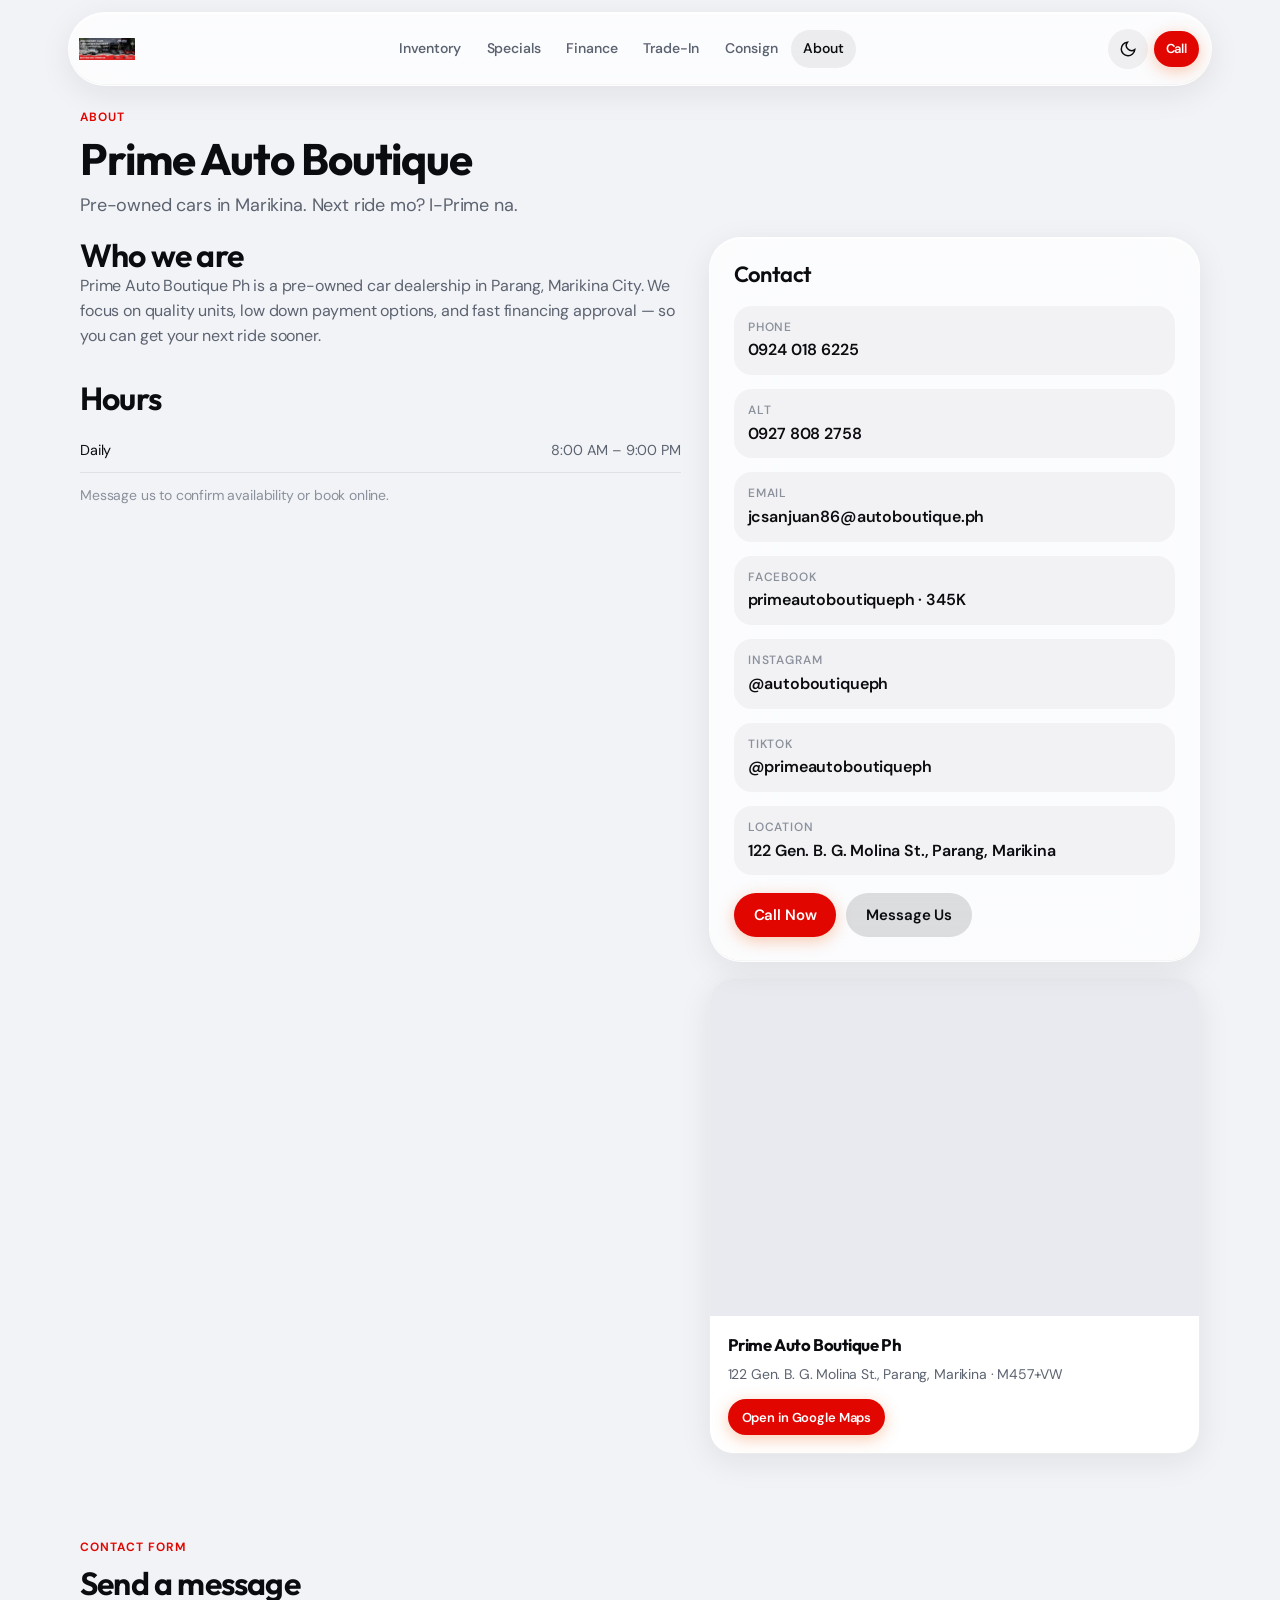
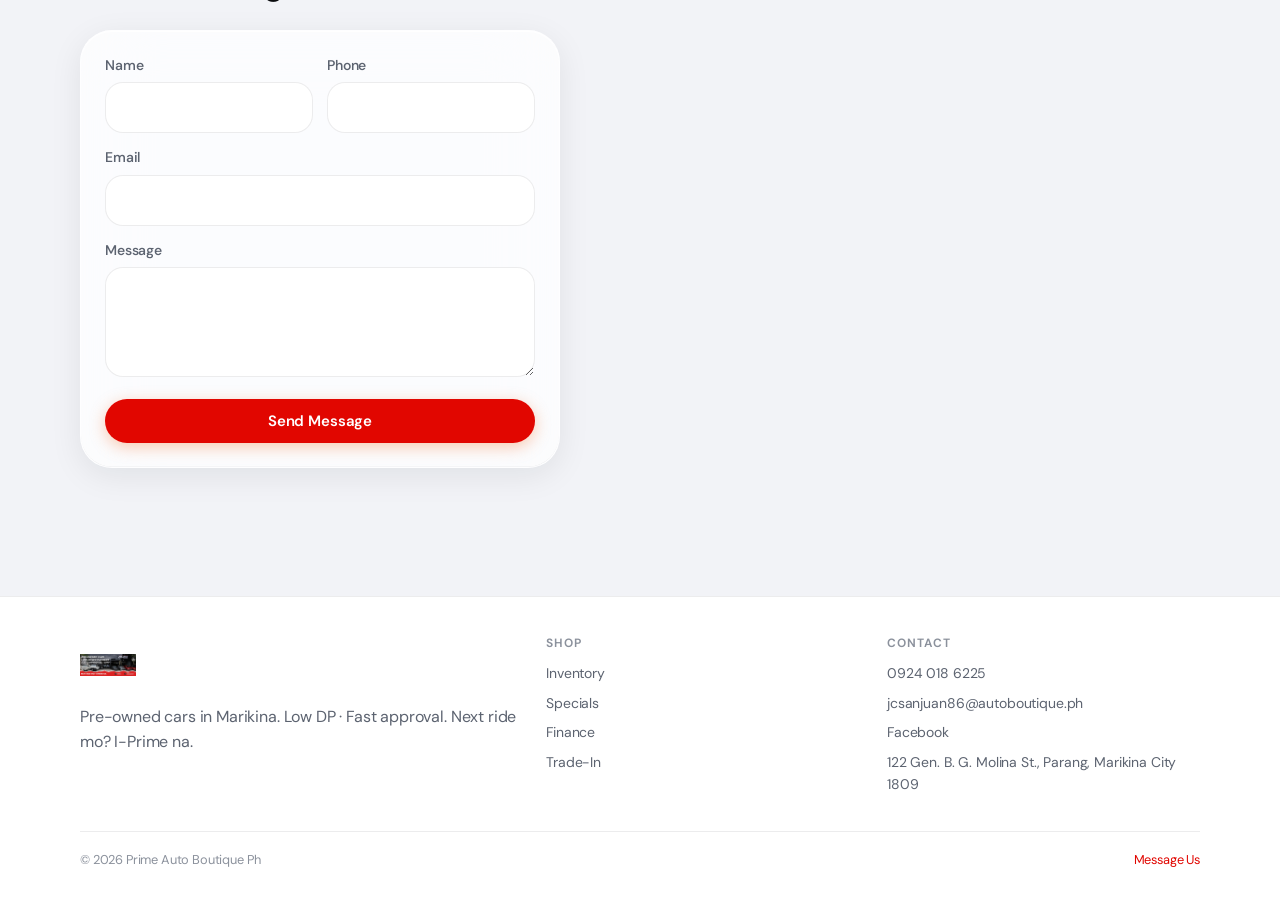
<file: about.html>
<!DOCTYPE html>
<html lang="en">
<head>
  <meta charset="UTF-8">
  <meta name="viewport" content="width=device-width, initial-scale=1, viewport-fit=cover">
  <meta name="description" content="About Prime Auto Boutique Ph — contact and location in Parang, Marikina City.">
  <title>About | Prime Auto Boutique Ph</title>
  <link rel="icon" href="assets/logo.png" type="image/png">
  <link rel="preconnect" href="https://fonts.googleapis.com">
  <link rel="preconnect" href="https://fonts.gstatic.com" crossorigin>
  <link href="https://fonts.googleapis.com/css2?family=DM+Sans:ital,opsz,wght@0,9..40,400;0,9..40,500;0,9..40,600;0,9..40,700&family=Outfit:wght@500;600;700&display=swap" rel="stylesheet">
  <script src="js/theme-boot.js"></script>
  <link rel="stylesheet" href="css/tokens.css">
  <link rel="stylesheet" href="css/base.css">
  <link rel="stylesheet" href="css/components.css">
  <link rel="stylesheet" href="css/pages.css">
</head>
<body>
  <main class="page-main" data-chrome>
    <div class="container page-hero">
      <span class="eyebrow">About</span>
      <h1>Prime Auto Boutique</h1>
      <p>Pre-owned cars in Marikina. Next ride mo? I-Prime na.</p>
    </div>

    <section class="section section--tight">
      <div class="container about-grid">
        <div class="prose">
          <h2>Who we are</h2>
          <p>Prime Auto Boutique Ph is a pre-owned car dealership in Parang, Marikina City. We focus on quality units, low down payment options, and fast financing approval — so you can get your next ride sooner.</p>

          <h2 style="margin-top:32px">Hours</h2>
          <ul class="hours-list">
            <li><span>Daily</span><span>8:00 AM – 9:00 PM</span></li>
          </ul>
          <p class="muted" style="margin-top:12px">Message us to confirm availability or book online.</p>
        </div>

        <div>
          <div class="contact-card glass-strong">
            <h3>Contact</h3>
            <div class="contact-list">
              <a href="tel:+639240186225"><small>Phone</small><strong>0924 018 6225</strong></a>
              <a href="tel:+639278082758"><small>Alt</small><strong>0927 808 2758</strong></a>
              <a href="mailto:jcsanjuan86@autoboutique.ph"><small>Email</small><strong>jcsanjuan86@autoboutique.ph</strong></a>
              <a href="https://www.facebook.com/primeautoboutiqueph/" target="_blank" rel="noopener"><small>Facebook</small><strong>primeautoboutiqueph · 345K</strong></a>
              <a href="https://www.instagram.com/autoboutiqueph" target="_blank" rel="noopener"><small>Instagram</small><strong>@autoboutiqueph</strong></a>
              <a href="https://www.tiktok.com/@primeautoboutiqueph" target="_blank" rel="noopener"><small>TikTok</small><strong>@primeautoboutiqueph</strong></a>
              <a href="https://www.google.com/maps/search/?api=1&query=122+Gen.+B.+G.+Molina+St,+Parang,+Marikina,+1809" target="_blank" rel="noopener"><small>Location</small><strong>122 Gen. B. G. Molina St., Parang, Marikina</strong></a>
            </div>
            <div class="btn-group">
              <a class="btn btn--primary" href="tel:+639240186225">Call Now</a>
              <a class="btn btn--secondary" href="https://m.me/primeautoboutiqueph" target="_blank" rel="noopener">Message Us</a>
            </div>
          </div>

          <div class="map-card" style="margin-top:16px">
            <iframe
              class="map-card__frame"
              title="Prime Auto Boutique on Google Maps"
              src="https://maps.google.com/maps?q=M457%2BVW+Marikina,+Metro+Manila&amp;z=17&amp;hl=en&amp;output=embed"
              loading="lazy"
              referrerpolicy="no-referrer-when-downgrade"
              allowfullscreen
            ></iframe>
            <div class="map-card__meta">
              <strong>Prime Auto Boutique Ph</strong>
              <span>122 Gen. B. G. Molina St., Parang, Marikina · M457+VW</span>
              <a class="btn btn--primary btn--sm" href="https://www.google.com/maps/search/?api=1&query=122+Gen.+B.+G.+Molina+St,+Parang,+Marikina,+1809" target="_blank" rel="noopener">Open in Google Maps</a>
            </div>
          </div>
        </div>
      </div>
    </section>

    <section class="section" style="padding-top:0">
      <div class="container">
        <div class="section-header">
          <span class="eyebrow">Contact form</span>
          <h2>Send a message</h2>
        </div>
        <form class="form-stack glass-strong panel" data-lead-form data-lead-subject="Prime Auto Boutique contact form" style="max-width:480px">
          <div class="field-row">
            <div class="field"><label for="c-name">Name</label><input id="c-name" name="Name" required autocomplete="name"></div>
            <div class="field"><label for="c-phone">Phone</label><input id="c-phone" name="Phone" type="tel" required autocomplete="tel"></div>
          </div>
          <div class="field"><label for="c-email">Email</label><input id="c-email" name="Email" type="email" autocomplete="email"></div>
          <div class="field"><label for="c-msg">Message</label><textarea id="c-msg" name="Message" required></textarea></div>
          <button type="submit" class="btn btn--primary">Send Message</button>
          <div class="form-success">Opening your email app…</div>
        </form>
      </div>
    </section>
  </main>

  <script src="js/inventory.js"></script>
  <script src="js/app.js"></script>
  <script src="js/chrome.js"></script>
</body>
</html>
</file>
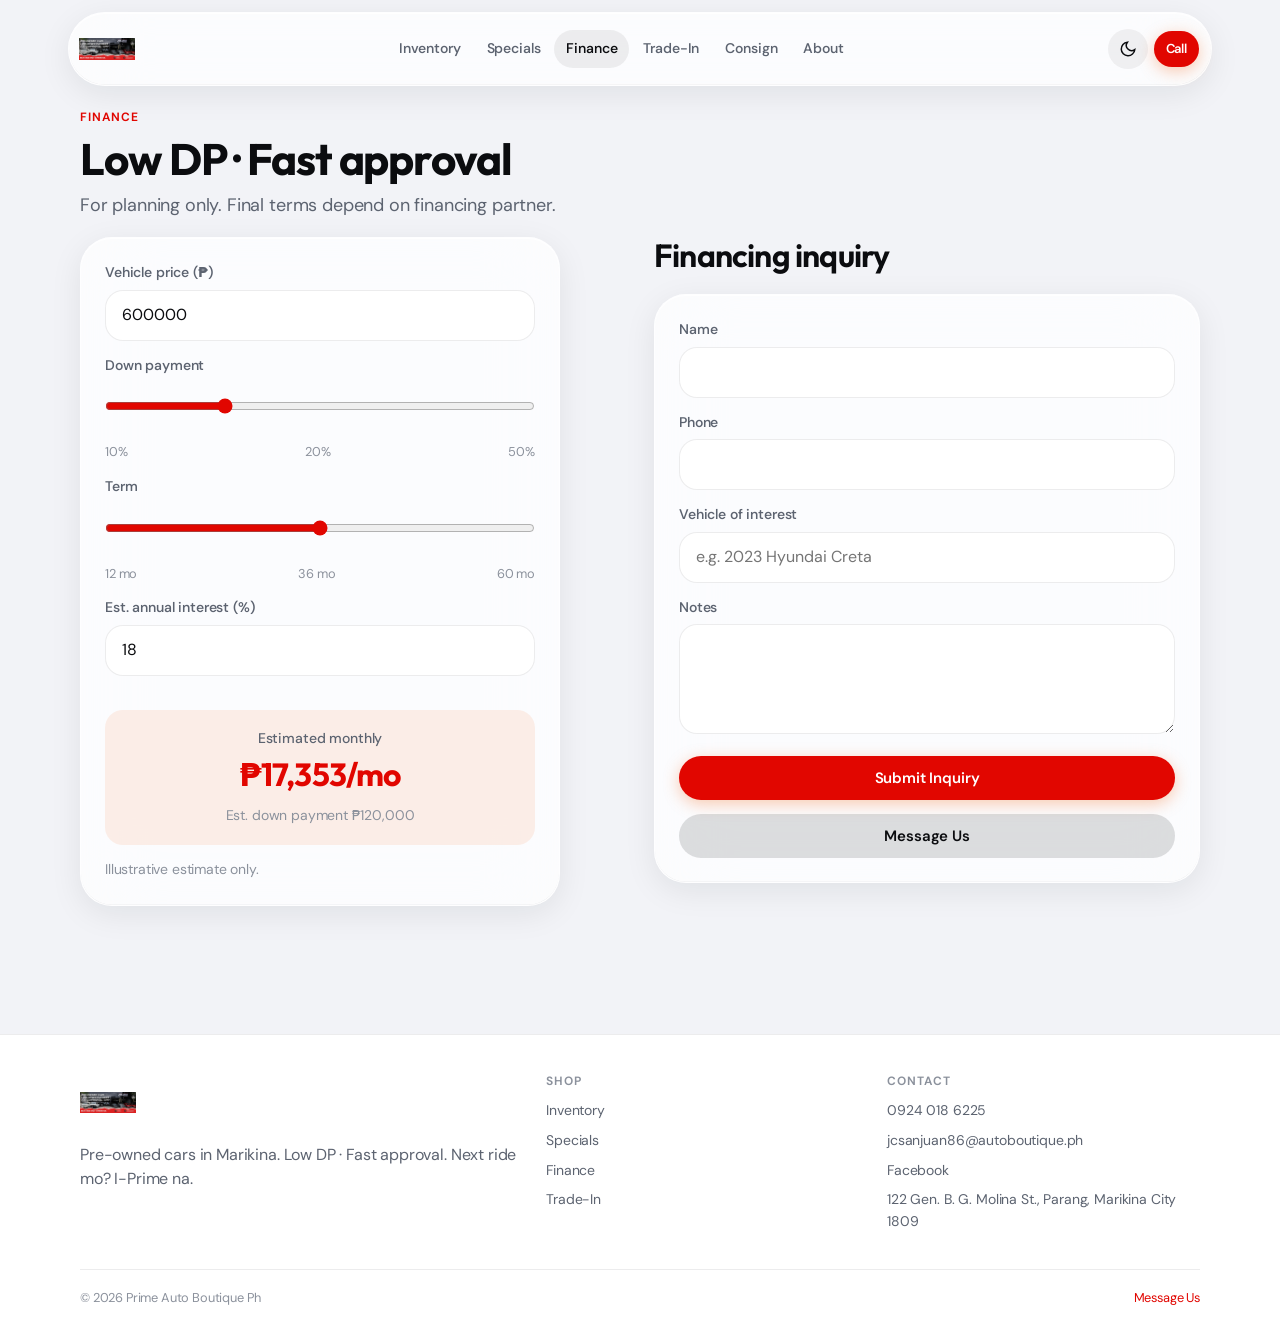
<file: finance.html>
<!DOCTYPE html>
<html lang="en">
<head>
  <meta charset="UTF-8">
  <meta name="viewport" content="width=device-width, initial-scale=1, viewport-fit=cover">
  <meta name="description" content="Estimate monthly payments for Prime Auto Boutique Ph vehicles.">
  <title>Finance | Prime Auto Boutique Ph</title>
  <link rel="icon" href="assets/logo.png" type="image/png">
  <link rel="preconnect" href="https://fonts.googleapis.com">
  <link rel="preconnect" href="https://fonts.gstatic.com" crossorigin>
  <link href="https://fonts.googleapis.com/css2?family=DM+Sans:ital,opsz,wght@0,9..40,400;0,9..40,500;0,9..40,600;0,9..40,700&family=Outfit:wght@500;600;700&display=swap" rel="stylesheet">
  <script src="js/theme-boot.js"></script>
  <link rel="stylesheet" href="css/tokens.css">
  <link rel="stylesheet" href="css/base.css">
  <link rel="stylesheet" href="css/components.css">
  <link rel="stylesheet" href="css/pages.css">
</head>
<body>
  <main class="page-main" data-chrome>
    <div class="container page-hero">
      <span class="eyebrow">Finance</span>
      <h1>Low DP · Fast approval</h1>
      <p>For planning only. Final terms depend on financing partner.</p>
    </div>

    <section class="section section--tight">
      <div class="container split">
        <form class="calc-card glass-strong form-stack" data-finance-calc>
          <div class="field">
            <label for="price">Vehicle price (₱)</label>
            <input id="price" name="price" type="number" min="100000" step="10000" value="600000">
          </div>
          <div class="field range-field">
            <label for="down">Down payment</label>
            <input id="down" name="down" type="range" min="10" max="50" step="5" value="20">
            <div class="range-meta"><span>10%</span><span data-down-label>20%</span><span>50%</span></div>
          </div>
          <div class="field range-field">
            <label for="term">Term</label>
            <input id="term" name="term" type="range" min="12" max="60" step="12" value="36">
            <div class="range-meta"><span>12 mo</span><span data-term-label>36 mo</span><span>60 mo</span></div>
          </div>
          <div class="field">
            <label for="rate">Est. annual interest (%)</label>
            <input id="rate" name="rate" type="number" min="0" max="40" step="0.5" value="18">
          </div>
          <div class="calc-result">
            <div class="calc-result__label">Estimated monthly</div>
            <div class="calc-result__value" data-monthly>₱0/mo</div>
            <p class="muted" data-down-amt style="margin-top:6px"></p>
          </div>
          <p class="muted">Illustrative estimate only.</p>
        </form>

        <div>
          <div class="prose">
            <h2>Financing inquiry</h2>
          </div>
          <form class="form-stack glass-strong panel" style="margin-top:20px" data-lead-form data-lead-subject="Finance inquiry — Prime Auto Boutique">
            <div class="field"><label for="f-name">Name</label><input id="f-name" name="Name" required autocomplete="name"></div>
            <div class="field"><label for="f-phone">Phone</label><input id="f-phone" name="Phone" type="tel" required autocomplete="tel"></div>
            <div class="field"><label for="f-vehicle">Vehicle of interest</label><input id="f-vehicle" name="Vehicle" placeholder="e.g. 2023 Hyundai Creta"></div>
            <div class="field"><label for="f-msg">Notes</label><textarea id="f-msg" name="Notes"></textarea></div>
            <button type="submit" class="btn btn--primary btn--block">Submit Inquiry</button>
            <a class="btn btn--secondary btn--block" href="https://m.me/primeautoboutiqueph" target="_blank" rel="noopener">Message Us</a>
            <div class="form-success">Opening your email app…</div>
          </form>
        </div>
      </div>
    </section>
  </main>

  <script src="js/inventory.js"></script>
  <script src="js/app.js"></script>
  <script src="js/chrome.js"></script>
  <script src="js/finance.js"></script>
</body>
</html>
</file>
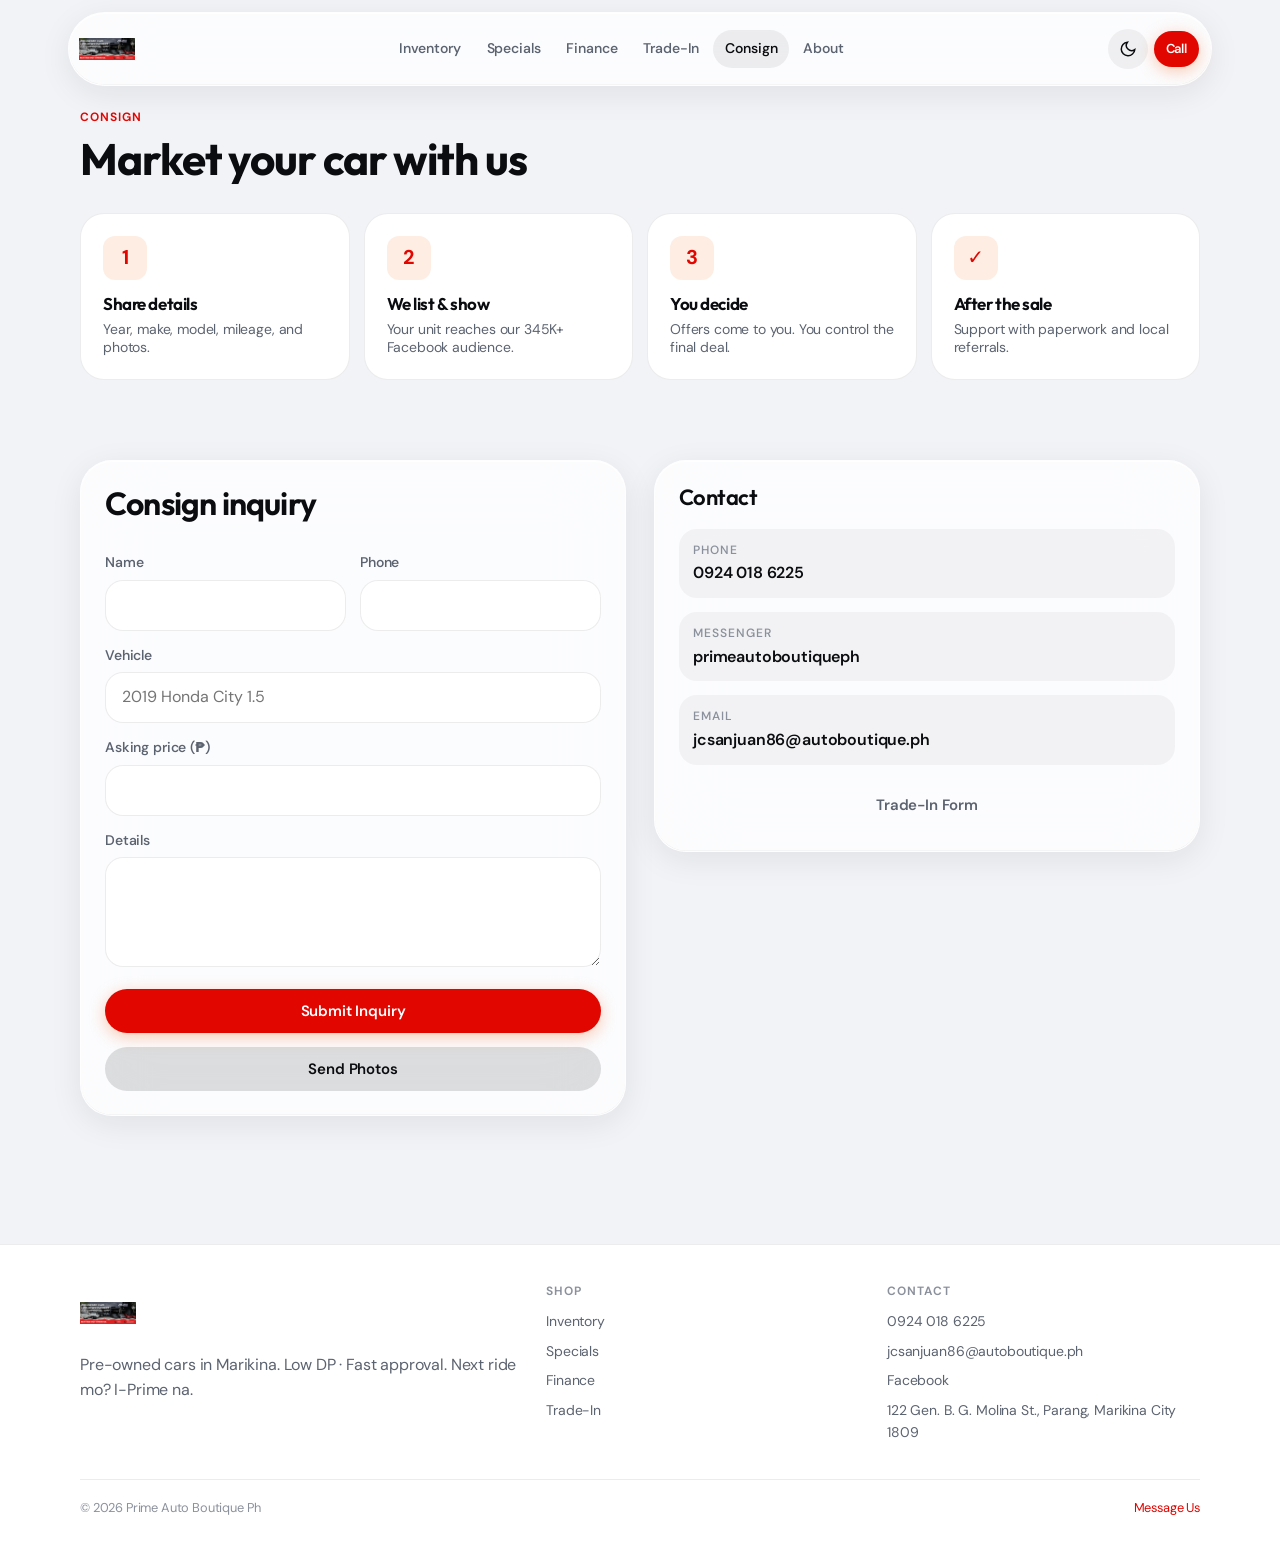
<file: service.html>
<!DOCTYPE html>
<html lang="en">
<head>
  <meta charset="UTF-8">
  <meta name="viewport" content="width=device-width, initial-scale=1, viewport-fit=cover">
  <meta name="description" content="Consign your car with Prime Auto Boutique Ph Marikina.">
  <title>Consign | Prime Auto Boutique Ph</title>
  <link rel="icon" href="assets/logo.png" type="image/png">
  <link rel="preconnect" href="https://fonts.googleapis.com">
  <link rel="preconnect" href="https://fonts.gstatic.com" crossorigin>
  <link href="https://fonts.googleapis.com/css2?family=DM+Sans:ital,opsz,wght@0,9..40,400;0,9..40,500;0,9..40,600;0,9..40,700&family=Outfit:wght@500;600;700&display=swap" rel="stylesheet">
  <script src="js/theme-boot.js"></script>
  <link rel="stylesheet" href="css/tokens.css">
  <link rel="stylesheet" href="css/base.css">
  <link rel="stylesheet" href="css/components.css">
  <link rel="stylesheet" href="css/pages.css">
</head>
<body>
  <main class="page-main" data-chrome>
    <div class="container page-hero">
      <span class="eyebrow">Consign</span>
      <h1>Market your car with us</h1>
    </div>

    <section class="section section--tight">
      <div class="container">
        <div class="feature-grid">
          <article class="feature-tile">
            <div class="feature-tile__icon">1</div>
            <h3>Share details</h3>
            <p>Year, make, model, mileage, and photos.</p>
          </article>
          <article class="feature-tile">
            <div class="feature-tile__icon">2</div>
            <h3>We list &amp; show</h3>
            <p>Your unit reaches our 345K+ Facebook audience.</p>
          </article>
          <article class="feature-tile">
            <div class="feature-tile__icon">3</div>
            <h3>You decide</h3>
            <p>Offers come to you. You control the final deal.</p>
          </article>
          <article class="feature-tile">
            <div class="feature-tile__icon">✓</div>
            <h3>After the sale</h3>
            <p>Support with paperwork and local referrals.</p>
          </article>
        </div>
      </div>
    </section>

    <section class="section" style="padding-top:0">
      <div class="container split">
        <form class="form-stack glass-strong panel" data-lead-form data-lead-subject="Consign inquiry — Prime Auto Boutique">
          <h2 style="margin-bottom:16px">Consign inquiry</h2>
          <div class="field-row">
            <div class="field"><label for="s-name">Name</label><input id="s-name" name="Name" required autocomplete="name"></div>
            <div class="field"><label for="s-phone">Phone</label><input id="s-phone" name="Phone" type="tel" required autocomplete="tel"></div>
          </div>
          <div class="field"><label for="s-vehicle">Vehicle</label><input id="s-vehicle" name="Vehicle" required placeholder="2019 Honda City 1.5"></div>
          <div class="field"><label for="s-ask">Asking price (₱)</label><input id="s-ask" name="Asking" type="number" min="0" step="1000"></div>
          <div class="field"><label for="s-msg">Details</label><textarea id="s-msg" name="Details"></textarea></div>
          <button type="submit" class="btn btn--primary btn--block">Submit Inquiry</button>
          <a class="btn btn--secondary btn--block" href="https://m.me/primeautoboutiqueph" target="_blank" rel="noopener">Send Photos</a>
          <div class="form-success">Opening your email app…</div>
        </form>

        <div class="contact-card glass-strong">
          <h3>Contact</h3>
          <div class="contact-list">
            <a href="tel:+639240186225"><small>Phone</small><strong>0924 018 6225</strong></a>
            <a href="https://m.me/primeautoboutiqueph" target="_blank" rel="noopener"><small>Messenger</small><strong>primeautoboutiqueph</strong></a>
            <a href="mailto:jcsanjuan86@autoboutique.ph"><small>Email</small><strong>jcsanjuan86@autoboutique.ph</strong></a>
          </div>
          <a class="btn btn--ghost btn--block" href="trade-in.html">Trade-In Form</a>
        </div>
      </div>
    </section>
  </main>

  <script src="js/inventory.js"></script>
  <script src="js/app.js"></script>
  <script src="js/chrome.js"></script>
</body>
</html>
</file>
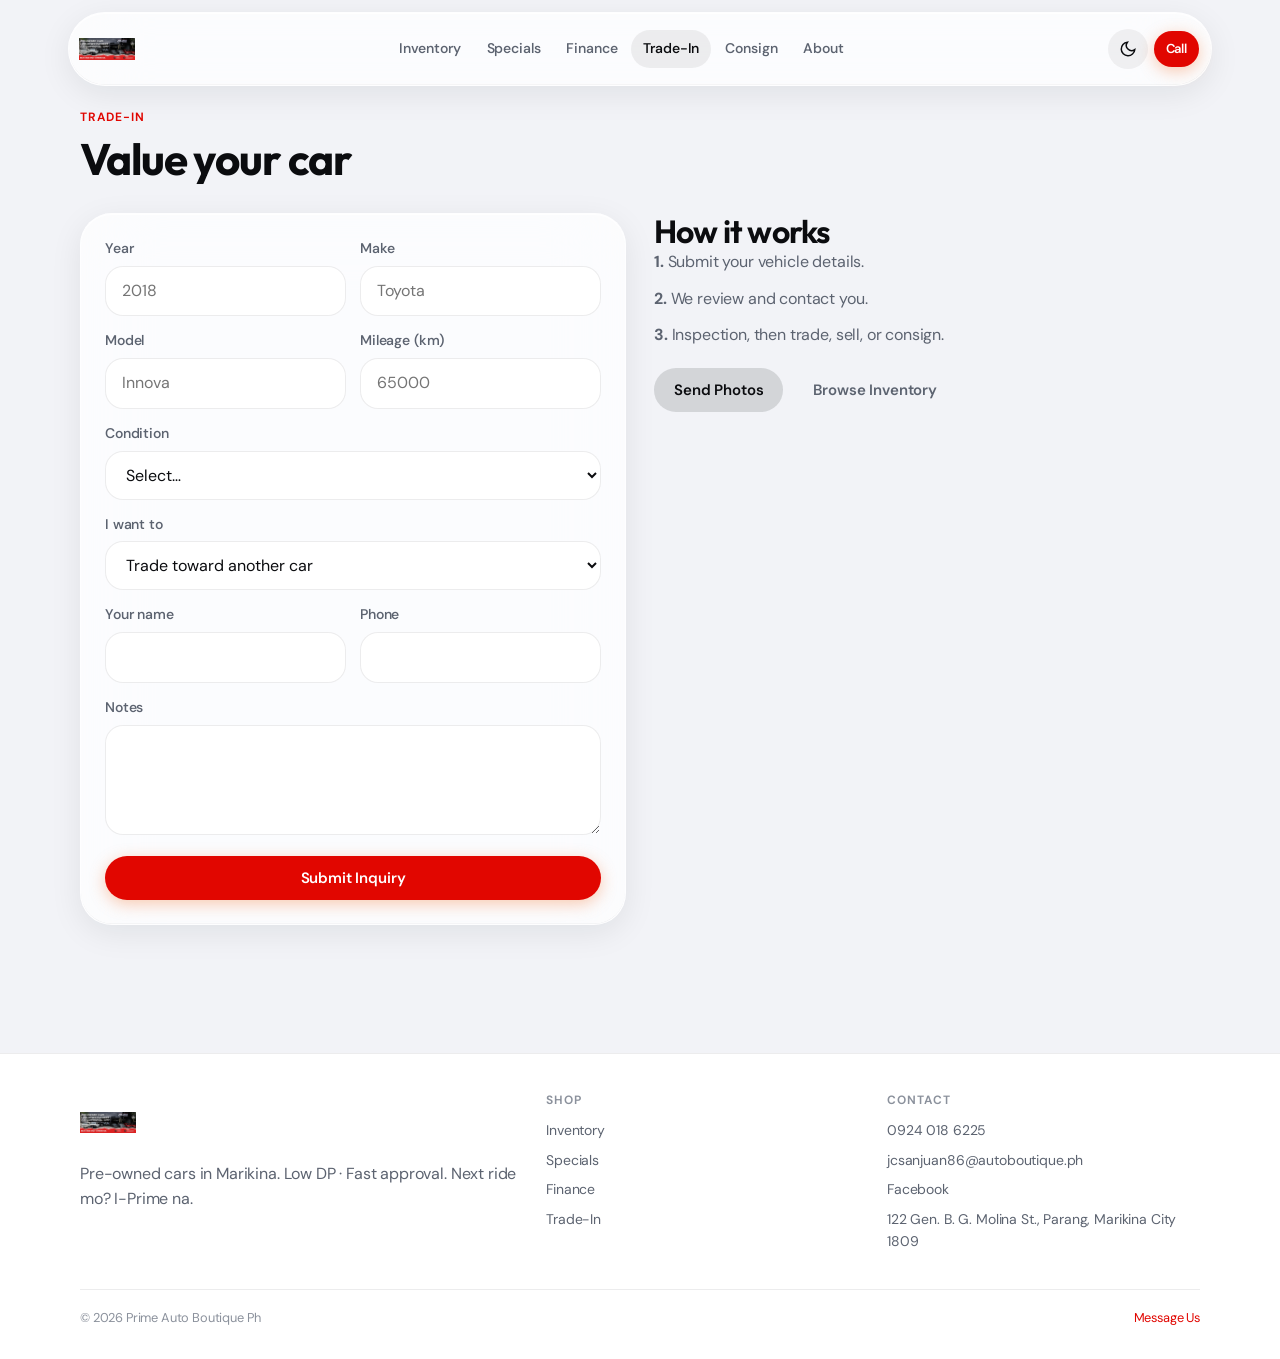
<file: trade-in.html>
<!DOCTYPE html>
<html lang="en">
<head>
  <meta charset="UTF-8">
  <meta name="viewport" content="width=device-width, initial-scale=1, viewport-fit=cover">
  <meta name="description" content="Trade in or sell your car with Prime Auto Boutique Ph Marikina.">
  <title>Trade-In | Prime Auto Boutique Ph</title>
  <link rel="icon" href="assets/logo.png" type="image/png">
  <link rel="preconnect" href="https://fonts.googleapis.com">
  <link rel="preconnect" href="https://fonts.gstatic.com" crossorigin>
  <link href="https://fonts.googleapis.com/css2?family=DM+Sans:ital,opsz,wght@0,9..40,400;0,9..40,500;0,9..40,600;0,9..40,700&family=Outfit:wght@500;600;700&display=swap" rel="stylesheet">
  <script src="js/theme-boot.js"></script>
  <link rel="stylesheet" href="css/tokens.css">
  <link rel="stylesheet" href="css/base.css">
  <link rel="stylesheet" href="css/components.css">
  <link rel="stylesheet" href="css/pages.css">
</head>
<body>
  <main class="page-main" data-chrome>
    <div class="container page-hero">
      <span class="eyebrow">Trade-In</span>
      <h1>Value your car</h1>
    </div>

    <section class="section section--tight">
      <div class="container split">
        <form class="form-stack glass-strong panel" data-lead-form data-lead-subject="Trade-in / sell inquiry — Prime Auto Boutique">
          <div class="field-row">
            <div class="field"><label for="t-year">Year</label><input id="t-year" name="Year" type="number" min="1990" max="2027" required placeholder="2018"></div>
            <div class="field"><label for="t-make">Make</label><input id="t-make" name="Make" required placeholder="Toyota"></div>
          </div>
          <div class="field-row">
            <div class="field"><label for="t-model">Model</label><input id="t-model" name="Model" required placeholder="Innova"></div>
            <div class="field"><label for="t-mileage">Mileage (km)</label><input id="t-mileage" name="Mileage" type="number" min="0" placeholder="65000"></div>
          </div>
          <div class="field">
            <label for="t-condition">Condition</label>
            <select id="t-condition" name="Condition" required>
              <option value="">Select…</option>
              <option>Excellent</option>
              <option>Good</option>
              <option>Fair</option>
              <option>Needs work</option>
            </select>
          </div>
          <div class="field">
            <label for="t-intent">I want to</label>
            <select id="t-intent" name="Intent">
              <option>Trade toward another car</option>
              <option>Sell only</option>
              <option>Consign</option>
            </select>
          </div>
          <div class="field-row">
            <div class="field"><label for="t-name">Your name</label><input id="t-name" name="Name" required autocomplete="name"></div>
            <div class="field"><label for="t-phone">Phone</label><input id="t-phone" name="Phone" type="tel" required autocomplete="tel"></div>
          </div>
          <div class="field"><label for="t-notes">Notes</label><textarea id="t-notes" name="Notes"></textarea></div>
          <button type="submit" class="btn btn--primary btn--block">Submit Inquiry</button>
          <div class="form-success">Opening your email app…</div>
        </form>

        <div class="prose">
          <h2>How it works</h2>
          <p><strong>1.</strong> Submit your vehicle details.</p>
          <p><strong>2.</strong> We review and contact you.</p>
          <p><strong>3.</strong> Inspection, then trade, sell, or consign.</p>
          <div class="btn-group" style="margin-top:20px">
            <a class="btn btn--secondary" href="https://m.me/primeautoboutiqueph" target="_blank" rel="noopener">Send Photos</a>
            <a class="btn btn--ghost" href="inventory.html">Browse Inventory</a>
          </div>
        </div>
      </div>
    </section>
  </main>

  <script src="js/inventory.js"></script>
  <script src="js/app.js"></script>
  <script src="js/chrome.js"></script>
</body>
</html>
</file>
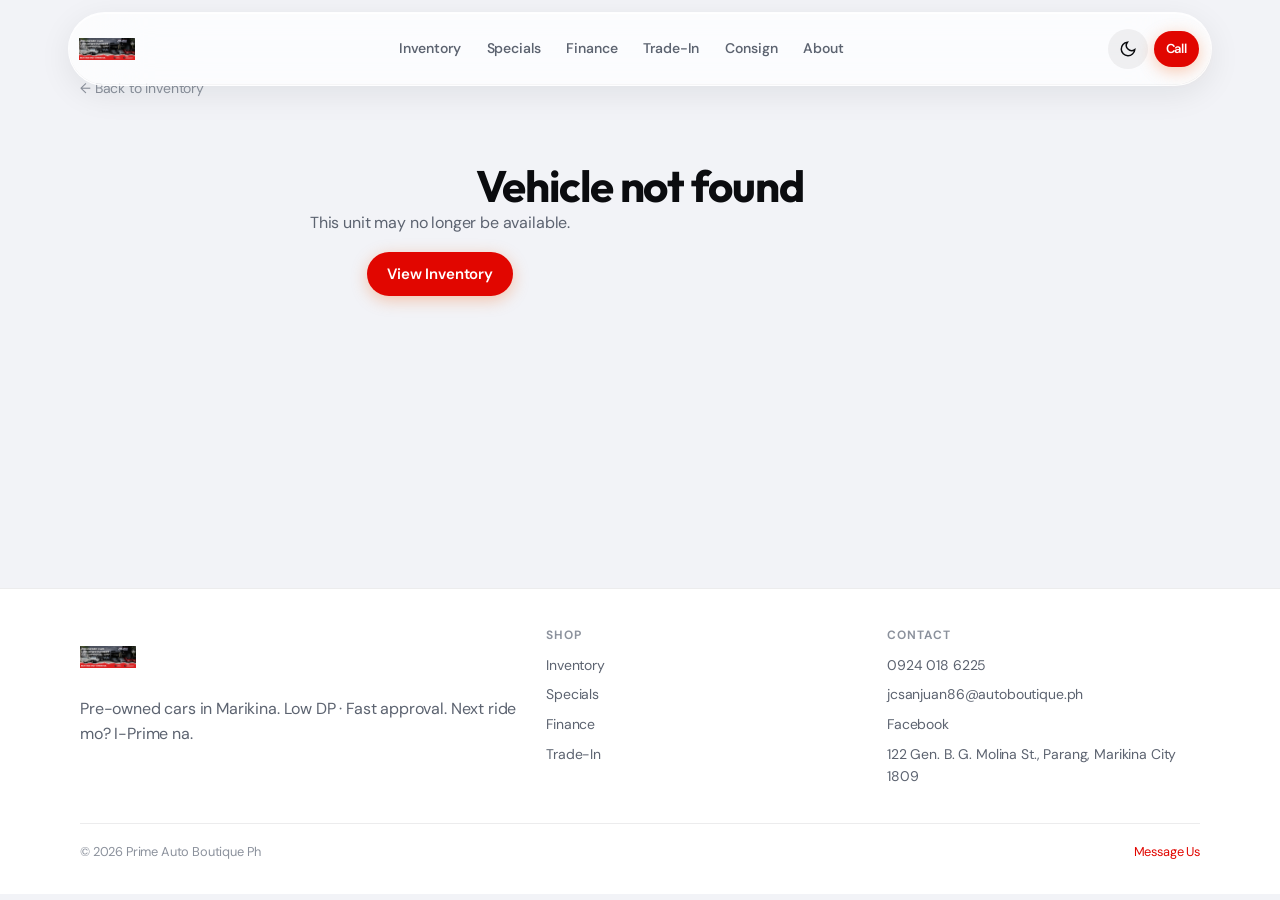
<file: vehicle.html>
<!DOCTYPE html>
<html lang="en">
<head>
  <meta charset="UTF-8">
  <meta name="viewport" content="width=device-width, initial-scale=1, viewport-fit=cover">
  <meta name="description" content="Vehicle details at Prime Auto Boutique Ph Marikina.">
  <title>Vehicle | Prime Auto Boutique Ph</title>
  <link rel="icon" href="assets/logo.png" type="image/png">
  <link rel="preconnect" href="https://fonts.googleapis.com">
  <link rel="preconnect" href="https://fonts.gstatic.com" crossorigin>
  <link href="https://fonts.googleapis.com/css2?family=DM+Sans:ital,opsz,wght@0,9..40,400;0,9..40,500;0,9..40,600;0,9..40,700&family=Outfit:wght@500;600;700&display=swap" rel="stylesheet">
  <script src="js/theme-boot.js"></script>
  <link rel="stylesheet" href="css/tokens.css">
  <link rel="stylesheet" href="css/base.css">
  <link rel="stylesheet" href="css/components.css">
  <link rel="stylesheet" href="css/pages.css">
</head>
<body>
  <main class="page-main" data-chrome>
    <div class="container" style="margin-bottom:12px">
      <a class="muted" href="inventory.html">← Back to Inventory</a>
    </div>
    <div data-vdp></div>
  </main>

  <script src="js/inventory.js"></script>
  <script src="js/app.js"></script>
  <script src="js/chrome.js"></script>
  <script src="js/vdp.js"></script>
</body>
</html>
</file>
<file: css/tokens.css>
html {
  color-scheme: light dark;
}

[data-theme="light"] {
  color-scheme: light;
}

[data-theme="dark"] {
  color-scheme: dark;
}

/* Prime Auto Boutique Ph — iOS 26 Liquid Glass design tokens */
:root {
  /* Brand — red / black / white from Facebook banner */
  --brand-orange: #e10600;
  --brand-orange-soft: #ff3b30;
  --brand-blue: #1a1c20;
  --brand-blue-deep: #0b0c0f;
  --brand-k: #e10600;

  /* Content layer */
  --bg: #f2f3f7;
  --bg-elevated: #ffffff;
  --bg-subtle: #e8eaf0;
  --text: #0b0c0f;
  --text-secondary: #5c6370;
  --text-tertiary: #8b919c;
  --border: rgba(15, 20, 30, 0.08);
  --shadow: 0 8px 32px rgba(15, 20, 30, 0.08);
  --shadow-lg: 0 24px 64px rgba(15, 20, 30, 0.14);

  /* Glass UI layer */
  --glass-bg: rgba(255, 255, 255, 0.55);
  --glass-bg-strong: rgba(255, 255, 255, 0.72);
  --glass-border: rgba(255, 255, 255, 0.65);
  --glass-specular: inset 0 1px 0 rgba(255, 255, 255, 0.85),
    inset 0 -0.5px 0 rgba(0, 0, 0, 0.06);
  --glass-blur: 28px;
  --glass-saturate: 180%;

  /* Radii — continuous large corners */
  --radius-xs: 8px;
  --radius-sm: 12px;
  --radius-md: 18px;
  --radius-lg: 24px;
  --radius-xl: 32px;
  --radius-pill: 999px;

  /* Motion */
  --ease-spring: cubic-bezier(0.22, 1, 0.36, 1);
  --ease-out: cubic-bezier(0.16, 1, 0.3, 1);
  --duration-fast: 180ms;
  --duration: 320ms;
  --duration-slow: 520ms;

  /* Layout */
  --nav-height: 64px;
  --sticky-bar-height: 72px;
  --max-width: 1120px;
  --gutter: clamp(16px, 4.5vw, 28px);
  --safe-top: env(safe-area-inset-top, 0px);
  --safe-bottom: env(safe-area-inset-bottom, 0px);
  --safe-left: env(safe-area-inset-left, 0px);
  --safe-right: env(safe-area-inset-right, 0px);

  /* Semantic */
  --cta: var(--brand-orange);
  --cta-hover: #c10500;
  --cta-text: #ffffff;
  --link: var(--brand-orange);
  --success: #1a9f5c;
  --danger: #e13c3c;
  --focus-ring: 0 0 0 3px rgba(30, 111, 217, 0.35);

  /* Typography — Outfit (display) + DM Sans (UI), dealer-style clarity */
  --font: "DM Sans", -apple-system, BlinkMacSystemFont, "Segoe UI", system-ui,
    sans-serif;
  --font-display: "Outfit", -apple-system, BlinkMacSystemFont, "Segoe UI",
    system-ui, sans-serif;

  --text-xs: 0.75rem;
  --text-sm: 0.875rem;
  --text-md: 1rem;
  --text-lg: 1.125rem;
  --text-xl: clamp(1.25rem, 2.5vw, 1.375rem);
  --text-2xl: clamp(1.5rem, 3.5vw, 2rem);
  --text-3xl: clamp(1.85rem, 5vw, 2.75rem);
  --text-hero: clamp(2.25rem, 9vw, 4.25rem);

  --leading-tight: 1.15;
  --leading-snug: 1.35;
  --leading-normal: 1.55;
  --tracking-tight: -0.025em;
  --tracking-label: 0.08em;
}

[data-theme="dark"] {
  --bg: #0b0c10;
  --bg-elevated: #16181f;
  --bg-subtle: #1e2129;
  --text: #f4f5f7;
  --text-secondary: #a8adb8;
  --text-tertiary: #6e7480;
  --border: rgba(255, 255, 255, 0.1);
  --shadow: 0 8px 32px rgba(0, 0, 0, 0.35);
  --shadow-lg: 0 24px 64px rgba(0, 0, 0, 0.5);

  --glass-bg: rgba(28, 30, 38, 0.55);
  --glass-bg-strong: rgba(28, 30, 38, 0.78);
  --glass-border: rgba(255, 255, 255, 0.14);
  --glass-specular: inset 0 1px 0 rgba(255, 255, 255, 0.18),
    inset 0 -0.5px 0 rgba(0, 0, 0, 0.3);
}

@media (prefers-color-scheme: dark) {
  :root:not([data-theme="light"]) {
    --bg: #0b0c10;
    --bg-elevated: #16181f;
    --bg-subtle: #1e2129;
    --text: #f4f5f7;
    --text-secondary: #a8adb8;
    --text-tertiary: #6e7480;
    --border: rgba(255, 255, 255, 0.1);
    --shadow: 0 8px 32px rgba(0, 0, 0, 0.35);
    --shadow-lg: 0 24px 64px rgba(0, 0, 0, 0.5);

    --glass-bg: rgba(28, 30, 38, 0.55);
    --glass-bg-strong: rgba(28, 30, 38, 0.78);
    --glass-border: rgba(255, 255, 255, 0.14);
    --glass-specular: inset 0 1px 0 rgba(255, 255, 255, 0.18),
      inset 0 -0.5px 0 rgba(0, 0, 0, 0.3);
  }
}

@media (prefers-reduced-motion: reduce) {
  :root {
    --duration-fast: 0ms;
    --duration: 0ms;
    --duration-slow: 0ms;
  }
}
</file>
<file: css/base.css>
*,
*::before,
*::after {
  box-sizing: border-box;
  margin: 0;
  padding: 0;
}

html {
  scroll-behavior: smooth;
  -webkit-text-size-adjust: 100%;
  overflow-x: clip;
  text-rendering: optimizeLegibility;
}

@media (prefers-reduced-motion: reduce) {
  html {
    scroll-behavior: auto;
  }
}

body {
  font-family: var(--font);
  font-size: var(--text-md);
  font-weight: 400;
  line-height: var(--leading-normal);
  letter-spacing: -0.01em;
  color: var(--text);
  background: var(--bg);
  min-height: 100dvh;
  overflow-x: clip;
  padding-bottom: calc(
    var(--sticky-bar-height) + 24px + env(safe-area-inset-bottom, 0px)
  );
  -webkit-font-smoothing: antialiased;
  -moz-osx-font-smoothing: grayscale;
}

@media (min-width: 900px) {
  body {
    padding-bottom: 0;
  }
}

img {
  max-width: 100%;
  height: auto;
  display: block;
}

a {
  color: var(--link);
  text-decoration: none;
  transition: color var(--duration-fast) var(--ease-out);
}

a:hover {
  color: var(--brand-blue-deep);
}

[data-theme="dark"] a:hover {
  color: var(--brand-orange-soft);
}

button,
input,
select,
textarea {
  font: inherit;
  color: inherit;
}

button {
  cursor: pointer;
  border: none;
  background: none;
}

ul,
ol {
  list-style: none;
}

/* Type scale — sentence-case headings (CarMax / modern dealer pattern) */
h1,
h2,
h3,
h4 {
  font-family: var(--font-display);
  font-weight: 650;
  letter-spacing: var(--tracking-tight);
  line-height: var(--leading-tight);
  color: var(--text);
  text-wrap: balance;
}

h1 {
  font-size: var(--text-3xl);
  font-weight: 700;
}

h2 {
  font-size: var(--text-2xl);
  font-weight: 650;
}

h3 {
  font-size: var(--text-xl);
  font-weight: 600;
}

h4 {
  font-size: var(--text-sm);
  font-weight: 600;
}

p {
  color: var(--text-secondary);
  max-width: 42rem;
}

.container {
  width: min(100% - var(--gutter) * 2, var(--max-width));
  margin-inline: auto;
}

.sr-only {
  position: absolute;
  width: 1px;
  height: 1px;
  padding: 0;
  margin: -1px;
  overflow: hidden;
  clip: rect(0, 0, 0, 0);
  border: 0;
}

:focus-visible {
  outline: none;
  box-shadow: var(--focus-ring);
}

.section {
  padding-block: clamp(40px, 7vw, 80px);
}

.section--tight {
  padding-top: 8px;
}

.section-header {
  margin-bottom: clamp(20px, 4vw, 28px);
  max-width: 36rem;
}

.section-header p {
  margin-top: 10px;
  font-size: var(--text-md);
  line-height: var(--leading-snug);
}

/* Eyebrows always uppercase for uniform section labels */
.eyebrow {
  display: inline-block;
  font-family: var(--font);
  font-size: var(--text-xs);
  font-weight: 650;
  letter-spacing: var(--tracking-label);
  text-transform: uppercase;
  color: var(--brand-orange);
  margin-bottom: 10px;
  line-height: 1.2;
}

.page-main {
  overflow-x: clip;
  padding-top: calc(var(--nav-height) + 12px + env(safe-area-inset-top, 0px));
  min-height: 60vh;
}

.page-hero {
  padding: 28px 0 12px;
}

.page-hero h1 {
  margin-bottom: 8px;
}

.page-hero p {
  font-size: var(--text-lg);
  line-height: var(--leading-snug);
  max-width: 36rem;
  color: var(--text-secondary);
}

.muted {
  color: var(--text-tertiary);
  font-size: var(--text-sm);
}

.panel {
  padding: 24px;
  border-radius: var(--radius-xl);
}

.section-cta {
  margin-top: 28px;
  text-align: center;
}
</file>
<file: css/components.css>
/* Glass surfaces & UI chrome */
.glass {
  background: var(--glass-bg);
  backdrop-filter: blur(var(--glass-blur)) saturate(var(--glass-saturate));
  -webkit-backdrop-filter: blur(var(--glass-blur)) saturate(var(--glass-saturate));
  border: 1px solid var(--glass-border);
  box-shadow: var(--glass-specular), var(--shadow);
}

.glass-strong {
  background: var(--glass-bg-strong);
  backdrop-filter: blur(calc(var(--glass-blur) + 8px)) saturate(var(--glass-saturate));
  -webkit-backdrop-filter: blur(calc(var(--glass-blur) + 8px)) saturate(var(--glass-saturate));
  border: 1px solid var(--glass-border);
  box-shadow: var(--glass-specular), var(--shadow);
}

/* Site header — Liquid Glass UI layer */
.site-header {
  position: fixed;
  top: calc(12px + var(--safe-top));
  left: 50%;
  transform: translateX(-50%);
  z-index: 100;
  width: min(calc(100% - 24px - var(--safe-left) - var(--safe-right)), calc(var(--max-width) + 24px));
  border-radius: var(--radius-pill);
  transition: width var(--duration) var(--ease-spring),
    border-radius var(--duration) var(--ease-spring),
    top var(--duration) var(--ease-spring);
}

.site-header.is-compact {
  top: calc(8px + var(--safe-top));
  width: min(calc(100% - 16px - var(--safe-left) - var(--safe-right)), var(--max-width));
}

.site-header__inner {
  display: flex;
  align-items: center;
  justify-content: space-between;
  gap: 8px;
  padding: 8px 12px 8px 10px;
  min-height: calc(var(--nav-height) - 16px);
}

.brand {
  display: flex;
  align-items: center;
  gap: 10px;
  color: var(--text);
  flex-shrink: 1;
  min-width: 0;
}

.brand:hover {
  color: var(--text);
}

.brand__logo {
  width: 52px;
  height: 52px;
  border-radius: 12px;
  flex-shrink: 0;
  object-fit: contain;
  background: transparent;
}

@media (min-width: 560px) {
  .brand__logo {
    width: 56px;
    height: 56px;
  }
}

.brand__name {
  font-family: var(--font-display);
  font-weight: 700;
  font-size: 1.0625rem;
  letter-spacing: var(--tracking-tight);
  white-space: nowrap;
  overflow: hidden;
  text-overflow: ellipsis;
}

.brand__name span {
  color: var(--brand-orange);
}

.nav-desktop {
  display: none;
  align-items: center;
  gap: 2px;
}

.nav-desktop a {
  font-family: var(--font);
  color: var(--text-secondary);
  font-size: var(--text-sm);
  font-weight: 550;
  letter-spacing: -0.01em;
  padding: 8px 12px;
  border-radius: var(--radius-pill);
  transition: background var(--duration-fast) var(--ease-out),
    color var(--duration-fast) var(--ease-out);
}

.nav-desktop a:hover,
.nav-desktop a[aria-current="page"] {
  color: var(--text);
  background: rgba(127, 127, 127, 0.12);
}

.header-actions {
  display: flex;
  align-items: center;
  gap: 6px;
  flex-shrink: 0;
}

.header-actions .btn--sm {
  padding: 0 12px;
}

@media (max-width: 380px) {
  .header-actions .btn--sm {
    display: none;
  }
}

.icon-btn {
  width: 40px;
  height: 40px;
  border-radius: 50%;
  display: grid;
  place-items: center;
  background: rgba(127, 127, 127, 0.1);
  color: var(--text);
  transition: transform var(--duration-fast) var(--ease-spring),
    background var(--duration-fast) var(--ease-out);
}

.icon-btn:hover {
  background: rgba(127, 127, 127, 0.18);
}

.icon-btn:active {
  transform: scale(0.94);
}

.icon-btn svg {
  width: 18px;
  height: 18px;
}

.nav-toggle {
  display: grid;
}

@media (min-width: 900px) {
  .nav-desktop {
    display: flex;
  }

  .nav-toggle {
    display: none;
  }
}

/* Mobile nav sheet */
.nav-sheet {
  position: fixed;
  inset: 0;
  z-index: 200;
  pointer-events: none;
  visibility: hidden;
}

.nav-sheet.is-open {
  pointer-events: auto;
  visibility: visible;
}

.nav-sheet__backdrop {
  position: absolute;
  inset: 0;
  background: rgba(0, 0, 0, 0.35);
  opacity: 0;
  transition: opacity var(--duration) var(--ease-out);
}

.nav-sheet.is-open .nav-sheet__backdrop {
  opacity: 1;
}

.nav-sheet__panel {
  position: absolute;
  top: calc(80px + var(--safe-top));
  left: max(12px, var(--safe-left));
  right: max(12px, var(--safe-right));
  max-height: calc(100dvh - 100px - var(--safe-top) - var(--safe-bottom));
  overflow-y: auto;
  -webkit-overflow-scrolling: touch;
  border-radius: var(--radius-xl);
  padding: 16px;
  transform: translateY(-12px) scale(0.98);
  opacity: 0;
  transition: transform var(--duration) var(--ease-spring),
    opacity var(--duration) var(--ease-out);
}

.nav-sheet.is-open .nav-sheet__panel {
  transform: none;
  opacity: 1;
}

.nav-sheet__panel a {
  display: block;
  padding: 14px 12px;
  color: var(--text);
  font-family: var(--font);
  font-weight: 550;
  border-radius: var(--radius-md);
  font-size: var(--text-lg);
  letter-spacing: -0.01em;
}

.nav-sheet__panel a:hover,
.nav-sheet__panel a[aria-current="page"] {
  background: rgba(127, 127, 127, 0.12);
  color: var(--text);
}

/* Buttons — Title Case labels site-wide */
.btn {
  display: inline-flex;
  align-items: center;
  justify-content: center;
  gap: 8px;
  min-height: 44px;
  padding: 0 20px;
  border-radius: var(--radius-pill);
  font-family: var(--font);
  font-weight: 600;
  font-size: 0.9375rem;
  letter-spacing: -0.01em;
  line-height: 1.2;
  transition: transform var(--duration-fast) var(--ease-spring),
    background var(--duration-fast) var(--ease-out),
    box-shadow var(--duration-fast) var(--ease-out);
  white-space: nowrap;
  max-width: 100%;
}

.btn:active {
  transform: scale(0.97);
}

.btn--primary {
  background: var(--cta);
  color: var(--cta-text);
  box-shadow: 0 4px 16px rgba(242, 107, 31, 0.35);
}

.btn--primary:hover {
  background: var(--cta-hover);
  color: var(--cta-text);
}

.btn--secondary {
  background: color-mix(in srgb, var(--brand-blue) 14%, transparent);
  color: var(--brand-blue-deep);
}

[data-theme="dark"] .btn--secondary {
  color: #9ec2ff;
  background: color-mix(in srgb, var(--brand-blue) 22%, transparent);
}

@media (prefers-color-scheme: dark) {
  :root:not([data-theme="light"]) .btn--secondary {
    color: #9ec2ff;
    background: color-mix(in srgb, var(--brand-blue) 22%, transparent);
  }
}

.btn--glass {
  background: var(--glass-bg-strong);
  backdrop-filter: blur(20px) saturate(160%);
  -webkit-backdrop-filter: blur(20px) saturate(160%);
  border: 1px solid var(--glass-border);
  color: var(--text);
  box-shadow: var(--glass-specular);
}

.btn--glass:hover {
  color: var(--text);
  background: var(--glass-bg);
}

.btn--ghost {
  background: transparent;
  color: var(--text-secondary);
}

.btn--ghost:hover {
  color: var(--text);
  background: rgba(127, 127, 127, 0.1);
}

.btn--block {
  width: 100%;
}

.btn,
.icon-btn,
.sticky-bar .btn {
  touch-action: manipulation;
  -webkit-tap-highlight-color: transparent;
}

.btn--sm {
  min-height: 36px;
  padding: 0 14px;
  font-size: 0.8125rem;
}

.btn-group {
  display: flex;
  flex-wrap: wrap;
  gap: 10px;
}

/* Phone-first: stack CTAs full-width for easy tapping */
@media (max-width: 559px) {
  .btn-group {
    flex-direction: column;
    align-items: stretch;
  }

  .btn-group > .btn {
    width: 100%;
    white-space: normal;
    text-align: center;
  }
}

/* Cards */
.card {
  background: var(--bg-elevated);
  border: 1px solid var(--border);
  border-radius: var(--radius-lg);
  overflow: hidden;
  box-shadow: var(--shadow);
  transition: transform var(--duration) var(--ease-spring),
    box-shadow var(--duration) var(--ease-out);
}

.card:hover {
  transform: translateY(-2px);
  box-shadow: var(--shadow-lg);
}

.vehicle-card {
  display: flex;
  flex-direction: column;
  color: inherit;
}

.vehicle-card:hover {
  color: inherit;
}

.vehicle-card__media {
  aspect-ratio: 16 / 10;
  background: var(--bg-subtle);
  overflow: hidden;
  position: relative;
}

.vehicle-card__media img {
  width: 100%;
  height: 100%;
  object-fit: cover;
  transition: transform var(--duration-slow) var(--ease-out);
}

.vehicle-card:hover .vehicle-card__media img {
  transform: scale(1.04);
}

.vehicle-card__badge {
  position: absolute;
  top: 12px;
  left: 12px;
  padding: 4px 10px;
  border-radius: var(--radius-pill);
  font-size: 0.7rem;
  font-weight: 650;
  background: var(--glass-bg-strong);
  backdrop-filter: blur(12px);
  -webkit-backdrop-filter: blur(12px);
  border: 1px solid var(--glass-border);
  color: var(--text);
}

.vehicle-card__body {
  padding: 16px 18px 18px;
  display: flex;
  flex-direction: column;
  gap: 6px;
  flex: 1;
}

.vehicle-card__title {
  font-family: var(--font-display);
  font-size: 1.0625rem;
  font-weight: 650;
  letter-spacing: var(--tracking-tight);
  color: var(--text);
  overflow-wrap: anywhere;
  line-height: var(--leading-snug);
}

.vehicle-card__meta {
  font-size: var(--text-sm);
  color: var(--text-tertiary);
  letter-spacing: -0.01em;
}

.vehicle-card__price {
  margin-top: auto;
  padding-top: 10px;
  font-family: var(--font-display);
  font-size: 1.125rem;
  font-weight: 700;
  color: var(--brand-orange);
  letter-spacing: var(--tracking-tight);
}

.vehicle-grid {
  display: grid;
  grid-template-columns: 1fr;
  gap: 18px;
}

@media (min-width: 560px) {
  .vehicle-grid {
    grid-template-columns: repeat(2, 1fr);
  }
}

@media (min-width: 900px) {
  .vehicle-grid {
    grid-template-columns: repeat(3, 1fr);
  }
}

/* Forms */
.form-stack {
  display: flex;
  flex-direction: column;
  gap: 14px;
}

.field label {
  display: block;
  font-family: var(--font);
  font-size: var(--text-sm);
  font-weight: 550;
  letter-spacing: -0.01em;
  color: var(--text-secondary);
  margin-bottom: 6px;
}

.field input,
.field select,
.field textarea {
  width: 100%;
  min-height: 48px;
  padding: 12px 16px;
  border-radius: var(--radius-md);
  border: 1px solid var(--border);
  background: var(--bg-elevated);
  font-size: 16px; /* prevents iOS zoom on focus */
  transition: border-color var(--duration-fast) var(--ease-out),
    box-shadow var(--duration-fast) var(--ease-out);
}

.field textarea {
  min-height: 110px;
  resize: vertical;
}

.field input:focus,
.field select:focus,
.field textarea:focus {
  outline: none;
  border-color: var(--brand-blue);
  box-shadow: var(--focus-ring);
}

.field-row {
  display: grid;
  gap: 14px;
}

@media (min-width: 560px) {
  .field-row {
    grid-template-columns: 1fr 1fr;
  }
}

/* Filters */
.filters {
  display: flex;
  flex-wrap: wrap;
  gap: 10px;
  padding: 14px;
  border-radius: var(--radius-lg);
  margin-bottom: 24px;
  align-items: flex-end;
}

.filters .field {
  flex: 1 1 140px;
  min-width: 120px;
}

.filters .field label {
  margin-bottom: 4px;
}

.filters select,
.filters input {
  min-height: 42px;
  padding: 8px 12px;
  font-size: 0.875rem;
}

@media (max-width: 559px) {
  .filters {
    flex-direction: column;
    align-items: stretch;
    gap: 12px;
    padding: 16px;
  }

  .filters .field {
    flex: 1 1 auto;
    min-width: 0;
    width: 100%;
  }

  .filters select,
  .filters input {
    min-height: 48px;
    font-size: 16px; /* prevents iOS zoom on focus */
  }
}

.srp-toolbar {
  display: flex;
  flex-wrap: wrap;
  justify-content: space-between;
  align-items: center;
  gap: 12px;
  margin-bottom: 18px;
}

.srp-count {
  font-size: 0.875rem;
  color: var(--text-secondary);
}

/* Sticky mobile CTA bar */
.sticky-bar {
  position: fixed;
  bottom: calc(12px + var(--safe-bottom));
  left: 50%;
  transform: translateX(-50%);
  z-index: 90;
  width: min(calc(100% - 24px - var(--safe-left) - var(--safe-right)), 420px);
  border-radius: var(--radius-pill);
  padding: 8px;
  display: grid;
  grid-template-columns: 1fr 1fr 1fr;
  gap: 6px;
}

.sticky-bar .btn {
  min-height: 44px;
  padding: 0 4px;
  font-size: 0.7rem;
  flex-direction: column;
  gap: 2px;
  border-radius: var(--radius-pill);
  white-space: nowrap;
}

.sticky-bar .btn svg {
  width: 16px;
  height: 16px;
}

@media (min-width: 900px) {
  .sticky-bar {
    display: none;
  }
}

/* Modal / sheet */
.modal {
  position: fixed;
  inset: 0;
  z-index: 300;
  display: grid;
  place-items: end center;
  padding: 12px;
  padding-bottom: max(12px, var(--safe-bottom));
  pointer-events: none;
  visibility: hidden;
}

.modal.is-open {
  pointer-events: auto;
  visibility: visible;
}

.modal__backdrop {
  position: absolute;
  inset: 0;
  background: rgba(0, 0, 0, 0.4);
  opacity: 0;
  transition: opacity var(--duration) var(--ease-out);
}

.modal.is-open .modal__backdrop {
  opacity: 1;
}

.modal__panel {
  position: relative;
  width: min(100%, 440px);
  max-height: min(90dvh, 640px);
  overflow: auto;
  -webkit-overflow-scrolling: touch;
  border-radius: var(--radius-xl);
  padding: 24px;
  transform: translateY(24px);
  opacity: 0;
  transition: transform var(--duration) var(--ease-spring),
    opacity var(--duration) var(--ease-out);
  margin-bottom: calc(var(--sticky-bar-height) + 8px);
}

@media (min-width: 900px) {
  .modal {
    place-items: center;
  }

  .modal__panel {
    margin-bottom: 0;
  }
}

.modal.is-open .modal__panel {
  transform: none;
  opacity: 1;
}

.modal__header {
  display: flex;
  justify-content: space-between;
  align-items: flex-start;
  gap: 12px;
  margin-bottom: 18px;
}

.modal__header h3 {
  letter-spacing: -0.02em;
}

/* Footer */
.site-footer {
  margin-top: 48px;
  padding: 40px 0 calc(32px + var(--safe-bottom));
  border-top: 1px solid var(--border);
  background: var(--bg-elevated);
}

.footer-grid {
  display: grid;
  gap: 28px;
}

@media (min-width: 720px) {
  .footer-grid {
    grid-template-columns: 1.4fr 1fr 1fr;
  }
}

.footer-brand {
  display: flex;
  align-items: center;
  gap: 10px;
  margin-bottom: 12px;
  color: var(--text);
}

.footer-brand:hover {
  color: var(--text);
}

.footer-brand img {
  width: 56px;
  height: 56px;
  border-radius: 12px;
  object-fit: contain;
  background: transparent;
}

.footer-brand strong {
  font-family: var(--font-display);
  font-size: 1.125rem;
  font-weight: 700;
  letter-spacing: var(--tracking-tight);
}

.footer-col h4 {
  font-family: var(--font);
  font-size: var(--text-xs);
  font-weight: 650;
  text-transform: uppercase;
  letter-spacing: var(--tracking-label);
  color: var(--text-tertiary);
  margin-bottom: 12px;
}

.footer-col a,
.footer-col p {
  display: block;
  color: var(--text-secondary);
  font-size: var(--text-sm);
  margin-bottom: 8px;
  letter-spacing: -0.01em;
}

.footer-col a:hover {
  color: var(--brand-orange);
}

.footer-bottom {
  margin-top: 28px;
  padding-top: 18px;
  border-top: 1px solid var(--border);
  display: flex;
  flex-wrap: wrap;
  justify-content: space-between;
  gap: 8px;
  font-size: 0.8rem;
  color: var(--text-tertiary);
}

/* Feature tiles */
.feature-grid {
  display: grid;
  gap: 14px;
}

@media (min-width: 640px) {
  .feature-grid {
    grid-template-columns: repeat(2, 1fr);
  }
}

@media (min-width: 900px) {
  .feature-grid {
    grid-template-columns: repeat(4, 1fr);
  }
}

.feature-tile {
  padding: 22px;
  border-radius: var(--radius-lg);
  background: var(--bg-elevated);
  border: 1px solid var(--border);
}

.feature-tile__icon {
  width: 44px;
  height: 44px;
  border-radius: var(--radius-sm);
  display: grid;
  place-items: center;
  background: rgba(242, 107, 31, 0.12);
  color: var(--brand-orange);
  margin-bottom: 14px;
  font-size: 1.25rem;
  font-weight: 700;
}

.feature-tile h3 {
  margin-bottom: 6px;
  font-size: 1.0625rem;
  font-weight: 650;
}

.feature-tile p {
  font-size: var(--text-sm);
  line-height: var(--leading-snug);
  max-width: none;
}

/* Trust strip */
.trust-strip {
  display: grid;
  grid-template-columns: 1fr 1fr;
  gap: 12px 16px;
  align-items: center;
  justify-items: center;
  padding: 16px 18px;
  border-radius: var(--radius-lg);
  font-family: var(--font);
  font-size: var(--text-sm);
  font-weight: 500;
  letter-spacing: -0.01em;
  color: var(--text-secondary);
  text-align: center;
}

@media (min-width: 640px) {
  .trust-strip {
    display: flex;
    flex-wrap: wrap;
    gap: 16px 28px;
    justify-content: center;
    padding: 18px 22px;
    font-size: 0.875rem;
  }
}

.trust-strip strong {
  color: var(--text);
}

/* Empty / status */
.empty-state {
  text-align: center;
  padding: 48px 24px;
  color: var(--text-secondary);
}

.form-success {
  display: none;
  padding: 16px;
  border-radius: var(--radius-md);
  background: rgba(26, 159, 92, 0.12);
  color: var(--success);
  font-weight: 550;
  margin-top: 12px;
}

.form-success.is-visible {
  display: block;
}

/* Glass fallback without backdrop-filter */
@supports not ((backdrop-filter: blur(1px)) or (-webkit-backdrop-filter: blur(1px))) {
  .glass,
  .glass-strong,
  .site-header,
  .sticky-bar,
  .nav-sheet__panel,
  .modal__panel,
  .hero-search,
  .vdp-panel,
  .calc-card,
  .contact-card,
  .filters {
    background: var(--bg-elevated);
  }
}

@media (prefers-reduced-motion: reduce) {
  .card:hover,
  .vehicle-card:hover .vehicle-card__media img,
  .btn:active,
  .icon-btn:active,
  .site-header,
  .nav-sheet__panel,
  .modal__panel {
    transform: none;
    transition: none;
  }
}
</file>
<file: css/pages.css>
/* Page-specific layouts */

/* Hero — full-bleed atmosphere */
.hero {
  position: relative;
  min-height: min(88dvh, 760px);
  display: flex;
  align-items: flex-end;
  padding-top: calc(var(--nav-height) + 20px + var(--safe-top));
  padding-bottom: 40px;
  overflow: hidden;
  isolation: isolate;
}

@media (max-width: 559px) {
  .hero {
    min-height: auto;
    padding-top: calc(var(--nav-height) + 28px + var(--safe-top));
    padding-bottom: 32px;
  }
}

.hero__bg {
  position: absolute;
  inset: 0;
  z-index: -2;
  background:
    linear-gradient(160deg, rgba(10, 12, 16, 0.72) 0%, rgba(18, 20, 24, 0.4) 42%, rgba(225, 6, 0, 0.45) 100%),
    url("../assets/logo.png")
      center / cover no-repeat;
}

@media (min-width: 768px) {
  .hero__bg {
    background:
      linear-gradient(160deg, rgba(10, 12, 16, 0.72) 0%, rgba(18, 20, 24, 0.4) 42%, rgba(225, 6, 0, 0.45) 100%),
      url("../assets/logo.png")
        center / cover no-repeat;
  }
}

.hero__bg::after {
  content: "";
  position: absolute;
  inset: 0;
  background: radial-gradient(ellipse at 30% 20%, rgba(255, 255, 255, 0.18), transparent 50%),
    linear-gradient(to top, var(--bg) 0%, transparent 42%);
}

[data-theme="dark"] .hero__bg::after {
  background: radial-gradient(ellipse at 30% 20%, rgba(255, 255, 255, 0.08), transparent 50%),
    linear-gradient(to top, var(--bg) 0%, transparent 42%);
}

@media (prefers-color-scheme: dark) {
  :root:not([data-theme="light"]) .hero__bg::after {
    background: radial-gradient(ellipse at 30% 20%, rgba(255, 255, 255, 0.08), transparent 50%),
      linear-gradient(to top, var(--bg) 0%, transparent 42%);
  }
}

.hero__content {
  width: min(100% - var(--gutter) * 2, var(--max-width));
  margin-inline: auto;
  color: #fff;
  text-shadow: 0 2px 24px rgba(0, 0, 0, 0.25);
}

.hero__brand {
  font-family: var(--font-display);
  font-size: var(--text-hero);
  font-weight: 700;
  letter-spacing: -0.04em;
  line-height: 0.95;
  margin-bottom: 12px;
  color: #fff;
}

.hero__brand span {
  color: var(--brand-orange-soft);
}

.hero h1 {
  font-family: var(--font);
  font-size: clamp(1.15rem, 3.5vw, 1.5rem);
  font-weight: 500;
  max-width: 28ch;
  margin-bottom: 10px;
  letter-spacing: -0.015em;
  line-height: var(--leading-snug);
  color: #fff;
}

.hero__lede {
  font-family: var(--font);
  color: rgba(255, 255, 255, 0.88);
  max-width: 36ch;
  margin-bottom: 24px;
  font-size: var(--text-md);
  font-weight: 400;
  line-height: var(--leading-snug);
  text-shadow: none;
}

.hero .btn-group {
  margin-bottom: 0;
}

.hero-search {
  margin-top: 28px;
  max-width: 520px;
  display: flex;
  gap: 8px;
  padding: 8px;
  border-radius: var(--radius-pill);
}

.hero-search input {
  flex: 1;
  min-width: 0;
  border: none;
  background: transparent;
  padding: 10px 14px;
  color: var(--text);
  font-size: 16px; /* prevents iOS zoom on focus */
}

.hero-search input::placeholder {
  color: var(--text-tertiary);
}

.hero-search input:focus {
  outline: none;
  box-shadow: none;
}

@media (max-width: 559px) {
  .hero-search {
    flex-direction: column;
    border-radius: var(--radius-lg);
    padding: 10px;
    gap: 10px;
  }

  .hero-search .btn {
    width: 100%;
    min-height: 44px;
  }
}

.trust-wrap {
  margin-top: -16px;
  position: relative;
  z-index: 1;
}

@media (min-width: 560px) {
  .trust-wrap {
    margin-top: -20px;
  }
}

/* Page hero styles live in base.css */

/* VDP */
.vdp {
  display: grid;
  gap: 28px;
}

@media (min-width: 900px) {
  .vdp {
    grid-template-columns: 1.35fr 0.85fr;
    align-items: start;
  }
}

.vdp-gallery {
  border-radius: var(--radius-xl);
  overflow: hidden;
  background: var(--bg-subtle);
  border: 1px solid var(--border);
}

.vdp-gallery__main {
  aspect-ratio: 16 / 10;
}

.vdp-gallery__main img {
  width: 100%;
  height: 100%;
  object-fit: cover;
}

.vdp-gallery__thumbs {
  display: grid;
  grid-template-columns: repeat(4, 1fr);
  gap: 6px;
  padding: 6px;
}

.vdp-gallery__thumbs button {
  aspect-ratio: 16 / 10;
  border-radius: var(--radius-sm);
  overflow: hidden;
  opacity: 0.7;
  border: 2px solid transparent;
  transition: opacity var(--duration-fast), border-color var(--duration-fast);
}

.vdp-gallery__thumbs button.is-active,
.vdp-gallery__thumbs button:hover {
  opacity: 1;
  border-color: var(--brand-orange);
}

.vdp-gallery__thumbs img {
  width: 100%;
  height: 100%;
  object-fit: cover;
}

.vdp-panel {
  padding: 20px;
  border-radius: var(--radius-xl);
}

@media (min-width: 900px) {
  .vdp-panel {
    padding: 24px;
    position: sticky;
    top: calc(var(--nav-height) + 24px);
  }
}

.vdp-panel__price {
  font-family: var(--font-display);
  font-size: 1.75rem;
  font-weight: 700;
  color: var(--brand-orange);
  letter-spacing: var(--tracking-tight);
  margin: 8px 0 16px;
}

.vdp-specs {
  display: grid;
  grid-template-columns: 1fr 1fr;
  gap: 10px;
  margin: 18px 0;
}

@media (max-width: 380px) {
  .vdp-specs {
    grid-template-columns: 1fr;
  }
}

.vdp-specs dt {
  font-family: var(--font);
  font-size: var(--text-xs);
  font-weight: 550;
  color: var(--text-tertiary);
  text-transform: uppercase;
  letter-spacing: var(--tracking-label);
}

.vdp-specs dd {
  font-family: var(--font);
  font-weight: 600;
  font-size: 0.95rem;
  margin-bottom: 8px;
  letter-spacing: -0.01em;
}

.vdp-actions {
  display: flex;
  flex-direction: column;
  gap: 10px;
}

.vdp-features {
  margin-top: 28px;
}

.vdp-features ul {
  display: grid;
  gap: 8px;
  margin-top: 12px;
}

.vdp-features li {
  padding: 12px 14px;
  border-radius: var(--radius-md);
  background: var(--bg-elevated);
  border: 1px solid var(--border);
  font-size: 0.9rem;
  color: var(--text-secondary);
}

.vdp-features li::before {
  content: "✓ ";
  color: var(--brand-orange);
  font-weight: 700;
}

/* Finance calculator */
.calc-card {
  padding: 20px;
  border-radius: var(--radius-xl);
  max-width: 480px;
  width: 100%;
}

@media (min-width: 560px) {
  .calc-card {
    padding: 24px;
  }
}

.calc-result {
  margin-top: 20px;
  padding: 18px;
  border-radius: var(--radius-md);
  background: rgba(242, 107, 31, 0.1);
  text-align: center;
}

.calc-result__label {
  font-family: var(--font);
  font-size: var(--text-sm);
  font-weight: 500;
  color: var(--text-secondary);
  letter-spacing: -0.01em;
}

.calc-result__value {
  font-family: var(--font-display);
  font-size: 2rem;
  font-weight: 700;
  color: var(--brand-orange);
  letter-spacing: var(--tracking-tight);
}

.range-field input[type="range"] {
  width: 100%;
  accent-color: var(--brand-orange);
}

.range-field .range-meta {
  display: flex;
  justify-content: space-between;
  font-size: 0.8rem;
  color: var(--text-tertiary);
  margin-top: 4px;
}

/* Specials */
.special-cards {
  display: grid;
  gap: 16px;
}

@media (min-width: 720px) {
  .special-cards {
    grid-template-columns: repeat(3, 1fr);
  }
}

.special-card {
  padding: 28px 24px;
  border-radius: var(--radius-xl);
  background: var(--bg-elevated);
  border: 1px solid var(--border);
  position: relative;
  overflow: hidden;
}

.special-card::before {
  content: "";
  position: absolute;
  top: 0;
  left: 0;
  right: 0;
  height: 4px;
  background: linear-gradient(90deg, var(--brand-orange), var(--brand-blue));
}

.special-card h3 {
  margin: 8px 0 10px;
}

/* About / contact */
.about-grid {
  display: grid;
  gap: 28px;
}

@media (min-width: 800px) {
  .about-grid {
    grid-template-columns: 1.1fr 0.9fr;
  }
}

.contact-card {
  padding: 20px;
  border-radius: var(--radius-xl);
}

@media (min-width: 560px) {
  .contact-card {
    padding: 24px;
  }
}

.contact-list {
  display: flex;
  flex-direction: column;
  gap: 14px;
  margin: 18px 0;
}

.contact-list a,
.contact-list span {
  display: flex;
  flex-direction: column;
  gap: 2px;
  color: var(--text);
  padding: 12px 14px;
  border-radius: var(--radius-md);
  background: rgba(127, 127, 127, 0.08);
  min-width: 0;
  overflow-wrap: anywhere;
  word-break: break-word;
}

.contact-list small {
  font-family: var(--font);
  color: var(--text-tertiary);
  font-size: var(--text-xs);
  font-weight: 550;
  letter-spacing: var(--tracking-label);
  text-transform: uppercase;
}

.contact-list strong {
  font-family: var(--font);
  font-size: var(--text-md);
  font-weight: 600;
  letter-spacing: -0.01em;
}

.map-card {
  border-radius: var(--radius-lg);
  overflow: hidden;
  border: 1px solid var(--border);
  background: var(--bg-elevated);
  box-shadow: var(--shadow);
}

.map-card__frame {
  display: block;
  width: 100%;
  aspect-ratio: 16 / 11;
  border: 0;
  background: var(--bg-subtle);
}

.map-card__meta {
  display: flex;
  flex-direction: column;
  align-items: flex-start;
  gap: 6px;
  padding: 16px 18px 18px;
}

.map-card__meta strong {
  font-family: var(--font-display);
  font-size: 1.05rem;
  letter-spacing: var(--tracking-tight);
  color: var(--text);
}

.map-card__meta span {
  font-size: var(--text-sm);
  color: var(--text-secondary);
}

.map-card__meta .btn {
  margin-top: 8px;
}

/* Two column content */
.split {
  display: grid;
  gap: 28px;
}

@media (min-width: 800px) {
  .split {
    grid-template-columns: 1fr 1fr;
    align-items: start;
  }
}

.prose {
  max-width: 40rem;
}

.prose p + p {
  margin-top: 12px;
}

.hours-list {
  display: grid;
  gap: 8px;
  margin-top: 12px;
}

.hours-list li {
  display: flex;
  justify-content: space-between;
  gap: 12px;
  padding: 10px 0;
  border-bottom: 1px solid var(--border);
  font-size: 0.9rem;
  flex-wrap: wrap;
}

.hours-list span:last-child {
  color: var(--text-secondary);
}
</file>
